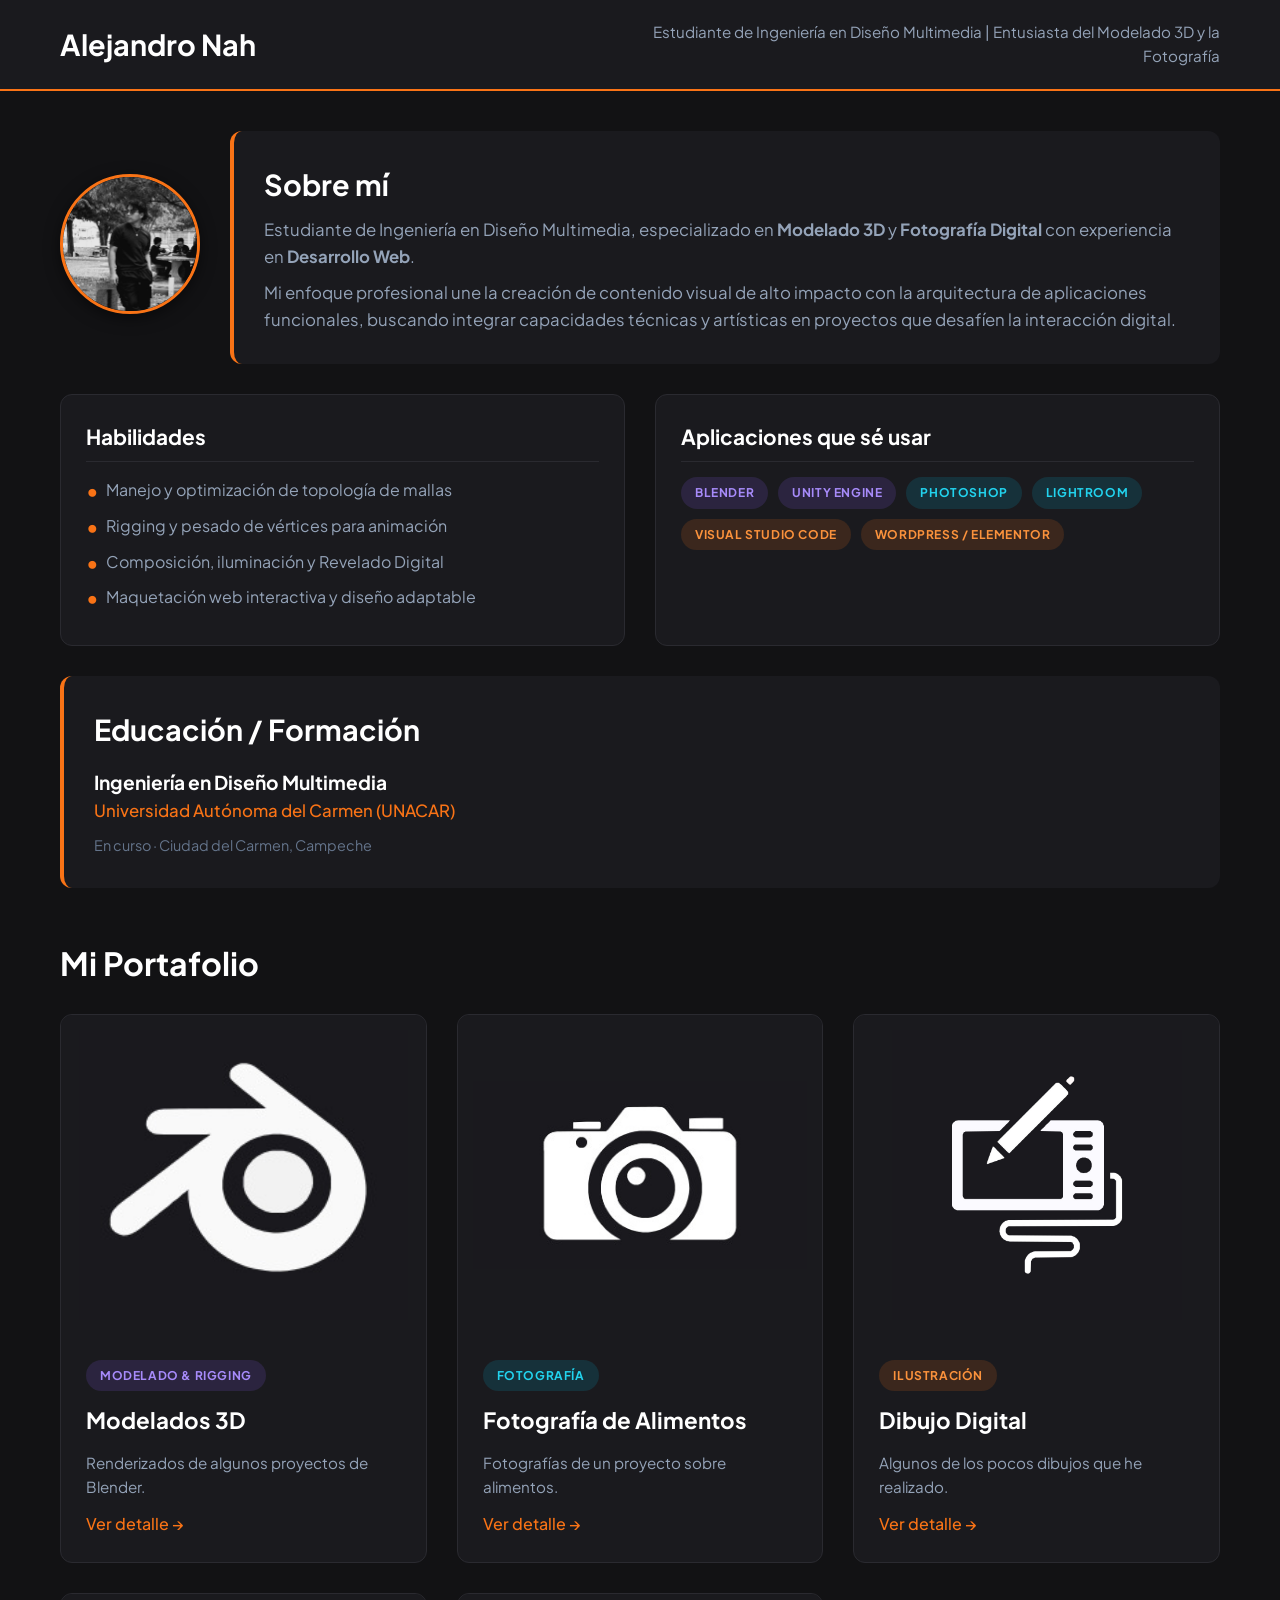
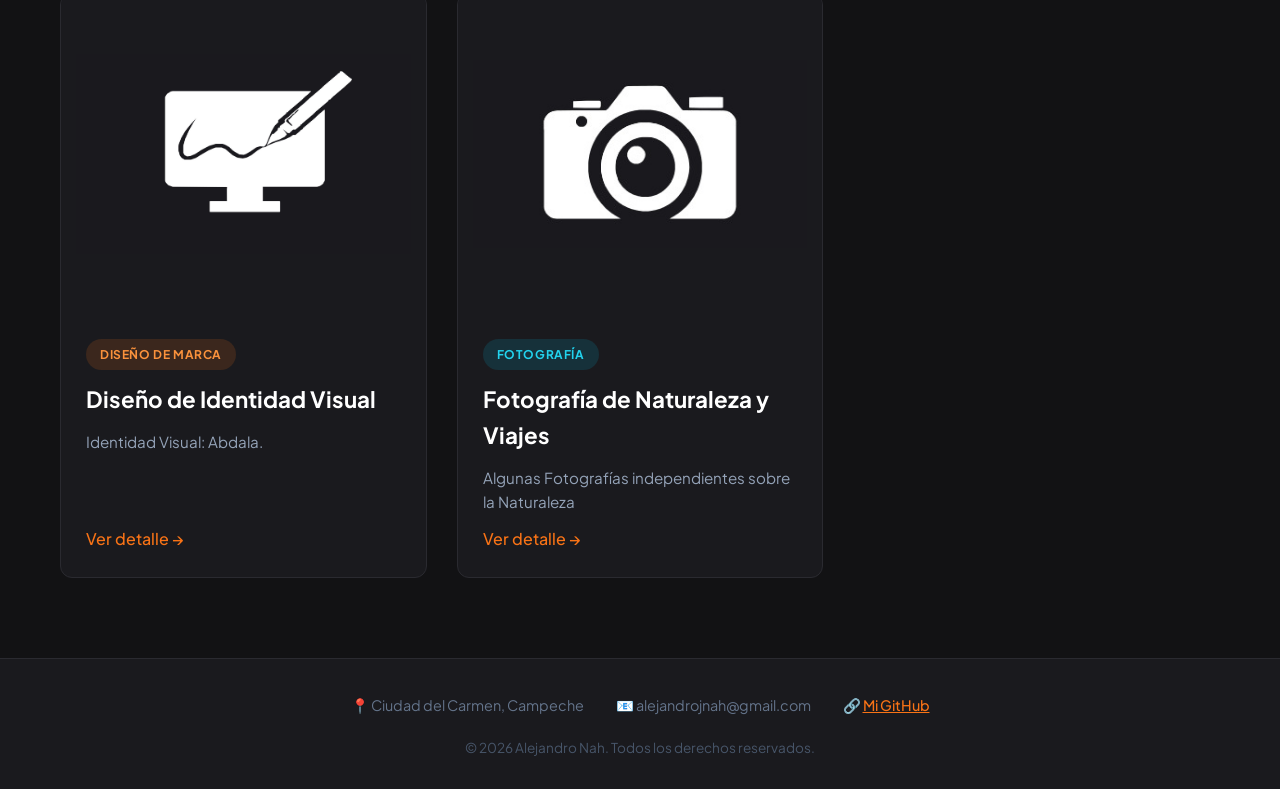
<file: 02-maquetacion-cv/index.html>
<!DOCTYPE html>
<html lang="es">
<head>
    <meta charset="UTF-8">
    <meta name="viewport" content="width=device-width, initial-scale=1.0">
    <title>CV | Alejandro de Jesus Nah Hidalgo</title>
    <link rel="stylesheet" href="estilos.css">
    <link rel="preconnect" href="https://fonts.googleapis.com">
    <link rel="preconnect" href="https://fonts.gstatic.com" crossorigin>
    <link href="https://fonts.googleapis.com/css2?family=Plus+Jakarta+Sans:wght@400;500;700&display=swap" rel="stylesheet">
</head>
<body>

    <header class="header-multimedia">
        <div class="header-content">
            <h1>Alejandro Nah</h1>
            <p class="subtitulo-header">Estudiante de Ingeniería en Diseño Multimedia | Entusiasta del Modelado 3D y la Fotografía</p>
        </div>
    </header>

    <main class="contenedor-principal">

        <section class="perfil-superior">
            <div class="perfil-foto-contenedor">
                <img src="img/foto_perfil.jpg" alt="Foto de Alejandro" class="perfil-foto-circular">
            </div>
            <div class="perfil-sobre-mi intro-proyecto">
                <h2>Sobre mí</h2>
                <p>Estudiante de Ingeniería en Diseño Multimedia, especializado en <strong>Modelado 3D</strong> y <strong>Fotografía Digital</strong> con experiencia en <strong>Desarrollo Web</strong>.</p>
                <p>Mi enfoque profesional une la creación de contenido visual de alto impacto con la arquitectura de aplicaciones funcionales, buscando integrar capacidades técnicas y artísticas en proyectos que desafíen la interacción digital.</p>
            </section>

        <section class="detalles-tecnicos-grid">
            <div class="bloque-tecnico">
                <h3>Habilidades</h3>
                <ul class="lista-check">
                    <li>Manejo y optimización de topología de mallas</li>
                    <li>Rigging y pesado de vértices para animación</li>
                    <li>Composición, iluminación y Revelado Digital</li>
                    <li>Maquetación web interactiva y diseño adaptable</li>
                </ul>
            </div>
            
            <div class="bloque-tecnico">
                <h3>Aplicaciones que sé usar</h3>
                <div class="apps-contenedor">
                    <span class="badge badge-purple">Blender</span>
                    <span class="badge badge-purple">Unity Engine</span>
                    <span class="badge badge-blue">Photoshop</span>
                    <span class="badge badge-blue">Lightroom</span>
                    <span class="badge badge-orange">Visual Studio Code</span>
                    <span class="badge badge-orange">WordPress / Elementor</span>
                </div>
            </div>
        </section>

        <section class="seccion-educacion intro-proyecto" style="margin-top: 30px;">
            <h2>Educación / Formación</h2>
            <div style="margin-top: 15px;">
                <h4 style="color: #FFFFFF; font-size: 1.2rem;">Ingeniería en Diseño Multimedia</h4>
                <p style="color: #F97316; font-weight: 500;">Universidad Autónoma del Carmen (UNACAR)</p>
                <p style="color: #64748B; font-size: 0.9rem;">En curso · Ciudad del Carmen, Campeche</p>
            </div>
        </section>

        <section id="portafolio" style="margin-top: 50px;">
            <h2 style="font-size: 2rem; color: #FFFFFF; margin-bottom: 25px; font-weight: 700;">Mi Portafolio</h2>
            
            <div class="galeria-detalle">
                
                <article class="proyecto-card">
                    <div class="card-img">
                        <img src="img/logoblend.jpg" alt="Modelado 3D">
                    </div>
                    <div class="card-info">
                        <span class="badge badge-purple">Modelado & Rigging</span>
                        <h3>Modelados 3D</h3>
                        <p>Renderizados de algunos proyectos de Blender.</p>
                        <a href="proyecto.html" class="btn-volver" style="margin-top: auto; align-self: flex-start;">Ver detalle →</a>
                    </div>
                </article>

                <article class="proyecto-card">
                    <div class="card-img">
                        <img src="img/logo-fotografia.jpg" alt="Fotografía de Alimentos">
                    </div>
                    <div class="card-info">
                        <span class="badge badge-blue">Fotografía</span>
                        <h3>Fotografía de Alimentos</h3>
                        <p>Fotografías de un proyecto sobre alimentos.</p>
                        <a href="proyecto2.html" class="btn-volver" style="margin-top: auto; align-self: flex-start;">Ver detalle →</a>
                    </div>
                </article>

                <article class="proyecto-card">
                    <div class="card-img">
                        <img src="img/dibujologo.jpg" alt="Dibujo Digital">
                    </div>
                    <div class="card-info">
                        <span class="badge badge-orange">Ilustración</span>
                        <h3>Dibujo Digital</h3>
                        <p>Algunos de los pocos dibujos que he realizado.</p>
                        <a href="proyecto3.html" class="btn-volver" style="margin-top: auto; align-self: flex-start;">Ver detalle →</a>
                    </div>
                </article>

                <article class="proyecto-card">
                    <div class="card-img">
                        <img src="img/logodiseño.jpg" alt="Identidad Visual">
                    </div>
                    <div class="card-info">
                        <span class="badge badge-orange">Diseño de Marca</span>
                        <h3>Diseño de Identidad Visual</h3>
                        <p>Identidad Visual: Abdala.</p>
                        <a href="proyecto4.html" class="btn-volver" style="margin-top: auto; align-self: flex-start;">Ver detalle →</a>
                    </div>
                </article>

                <article class="proyecto-card">
                    <div class="card-img">
                        <img src="img/logo-fotografia.jpg" alt="Fotografía">
                    </div>
                    <div class="card-info">
                        <span class="badge badge-blue">Fotografía</span>
                        <h3>Fotografía de Naturaleza y Viajes</h3>
                        <p>Algunas Fotografías independientes sobre la Naturaleza</p>
                        <a href="proyecto5.html" class="btn-volver" style="margin-top: auto; align-self: flex-start;">Ver detalle →</a>
                    </div>
                </article>

            </div>
        </section>

    </main>

    <footer id="contacto" class="footer-multimedia">
        <p>📍 Ciudad del Carmen, Campeche</p>
        <p>📧 alejandrojnah@gmail.com</p>
        <p>🔗 <a href="https://github.com/Alejonh/dess-app-web..git" target="_blank" class="btn-volver">Mi GitHub</a></p>
        <div style="margin-top: 15px; font-size: 0.85rem; color: #475569;">
            &copy; 2026 <span>Alejandro Nah</span>. Todos los derechos reservados.
        </div>
    </footer>

</body>
</html>
</file>
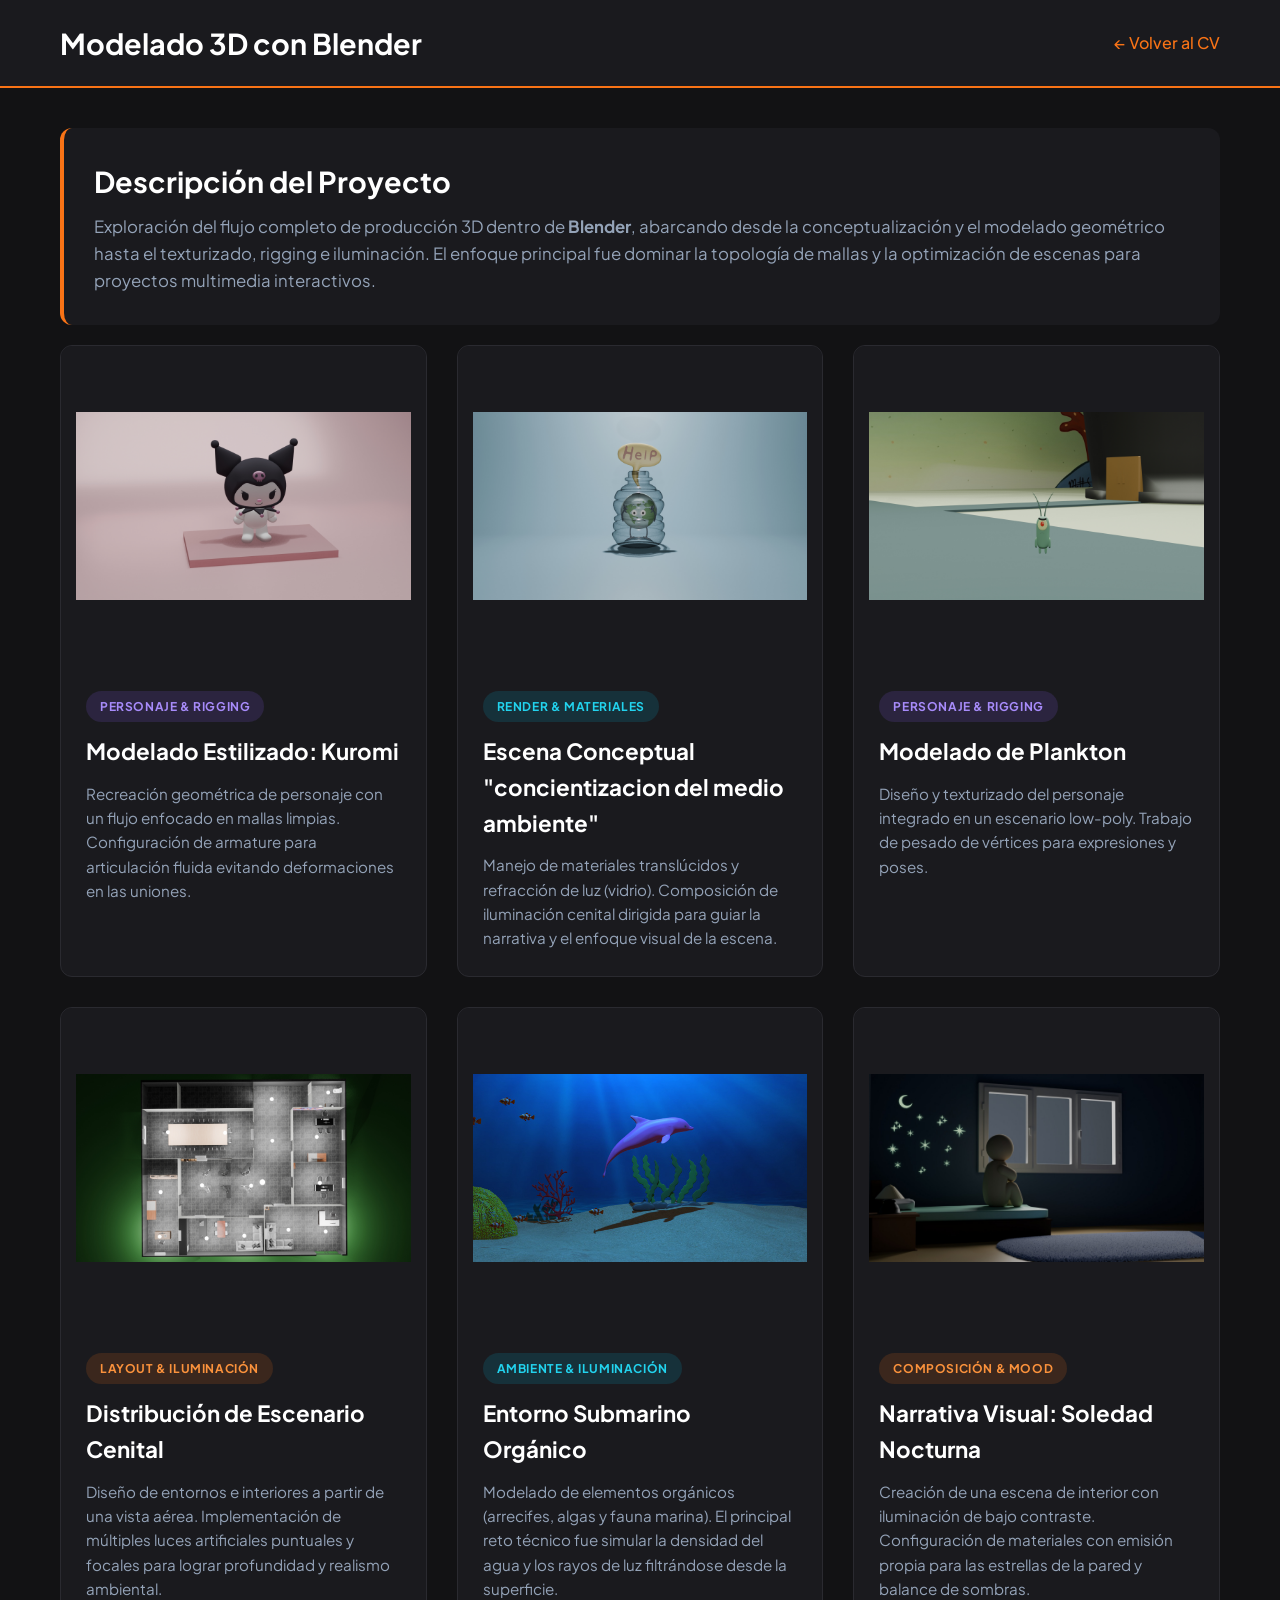
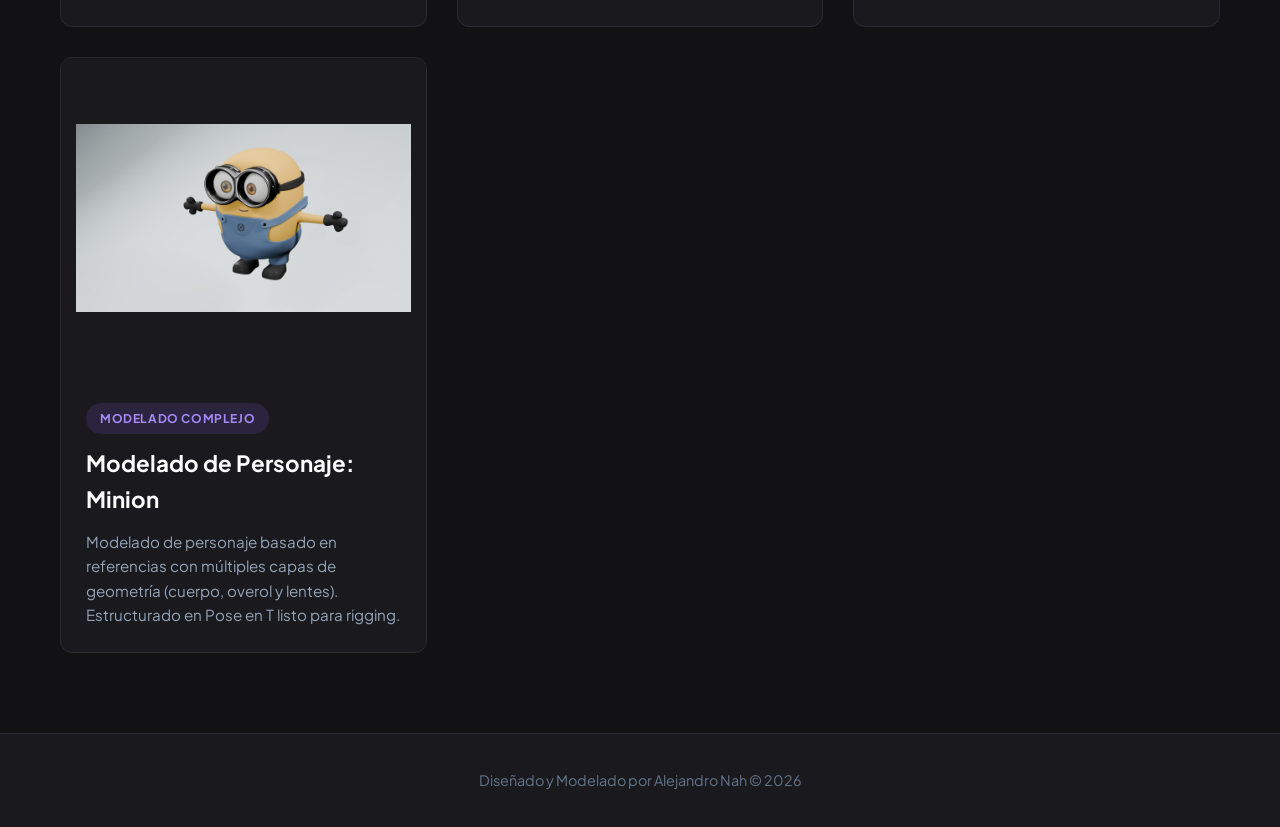
<file: 02-maquetacion-cv/proyecto.html>
<!DOCTYPE html>
<html lang="es">
<head>
    <meta charset="UTF-8">
    <meta name="viewport" content="width=device-width, initial-scale=1.0">
    <title>Proyecto | Modelado 3D</title>
    <link rel="stylesheet" href="estilos.css">
    <link rel="preconnect" href="https://fonts.googleapis.com">
    <link rel="preconnect" href="https://fonts.gstatic.com" crossorigin>
    <link href="https://fonts.googleapis.com/css2?family=Plus+Jakarta+Sans:wght@400;500;700&display=swap" rel="stylesheet">
</head>
<body>
    <header class="header-multimedia">
        <div class="header-content">
            <h1>Modelado 3D con Blender</h1>
            <a href="index.html" class="btn-volver">← Volver al CV</a>
        </div>
    </header>

    <main class="contenedor-principal">
        <section class="intro-proyecto">
            <h2>Descripción del Proyecto</h2>
            <p>Exploración del flujo completo de producción 3D dentro de <strong>Blender</strong>, abarcando desde la conceptualización y el modelado geométrico hasta el texturizado, rigging e iluminación. El enfoque principal fue dominar la topología de mallas y la optimización de escenas para proyectos multimedia interactivos.</p>
        </section>

        <section class="galeria-detalle">
            
            <div class="proyecto-card">
                <div class="card-img">
                    <img src="img/modelado1.jpg" alt="Modelado de Kuromi en Blender">
                </div>
                <div class="card-info">
                    <span class="badge badge-purple">Personaje & Rigging</span>
                    <h3>Modelado Estilizado: Kuromi</h3>
                    <p>Recreación geométrica de personaje con un flujo enfocado en mallas limpias. Configuración de armature para articulación fluida evitando deformaciones en las uniones.</p>
                </div>
            </div>

            <div class="proyecto-card">
                <div class="card-img">
                    <img src="img/modelado2.jpg" alt="Escena conceptual Help en botella">
                </div>
                <div class="card-info">
                    <span class="badge badge-blue">Render & Materiales</span>
                    <h3>Escena Conceptual "concientizacion del medio ambiente"</h3>
                    <p>Manejo de materiales translúcidos y refracción de luz (vidrio). Composición de iluminación cenital dirigida para guiar la narrativa y el enfoque visual de la escena.</p>
                </div>
            </div>

            <div class="proyecto-card">
                <div class="card-img">
                    <img src="img/modelado3.jpg" alt="Modelado de Plankton en escenario">
                </div>
                <div class="card-info">
                    <span class="badge badge-purple">Personaje & Rigging</span>
                    <h3>Modelado de Plankton</h3>
                    <p>Diseño y texturizado del personaje integrado en un escenario low-poly. Trabajo de pesado de vértices para expresiones y poses.</p>
                </div>
            </div>

            <div class="proyecto-card">
                <div class="card-img">
                    <img src="img/modelado4.jpg" alt="Planta arquitectónica e iluminación de interiores">
                </div>
                <div class="card-info">
                    <span class="badge badge-orange">Layout & Iluminación</span>
                    <h3>Distribución de Escenario Cenital</h3>
                    <p>Diseño de entornos e interiores a partir de una vista aérea. Implementación de múltiples luces artificiales puntuales y focales para lograr profundidad y realismo ambiental.</p>
                </div>
            </div>

            <div class="proyecto-card">
                <div class="card-img">
                    <img src="img/modelado5.jpg" alt="Entorno submarino con delfín en Blender">
                </div>
                <div class="card-info">
                    <span class="badge badge-blue">Ambiente & Iluminación</span>
                    <h3>Entorno Submarino Orgánico</h3>
                    <p>Modelado de elementos orgánicos (arrecifes, algas y fauna marina). El principal reto técnico fue simular la densidad del agua y los rayos de luz filtrándose desde la superficie.</p>
                </div>
            </div>

            <div class="proyecto-card">
                <div class="card-img">
                    <img src="img/modelado6.jpg" alt="Escena interior nocturna en Blender">
                </div>
                <div class="card-info">
                    <span class="badge badge-orange">Composición & Mood</span>
                    <h3>Narrativa Visual: Soledad Nocturna</h3>
                    <p>Creación de una escena de interior con iluminación de bajo contraste. Configuración de materiales con emisión propia para las estrellas de la pared y balance de sombras.</p>
                </div>
            </div>

            <div class="proyecto-card">
                <div class="card-img">
                    <img src="img/modelado7.jpg" alt="Modelado de Minion en pose T">
                </div>
                <div class="card-info">
                    <span class="badge badge-purple">Modelado Complejo</span>
                    <h3>Modelado de Personaje: Minion</h3>
                    <p>Modelado de personaje basado en referencias con múltiples capas de geometría (cuerpo, overol y lentes). Estructurado en Pose en T listo para rigging.</p>
                </div>
            </div>

        </section>
    </main>

    <footer class="footer-multimedia">
        <p>Diseñado y Modelado por <span>Alejandro Nah</span> &copy; 2026</p>
    </footer>
</body>
</html>
</file>
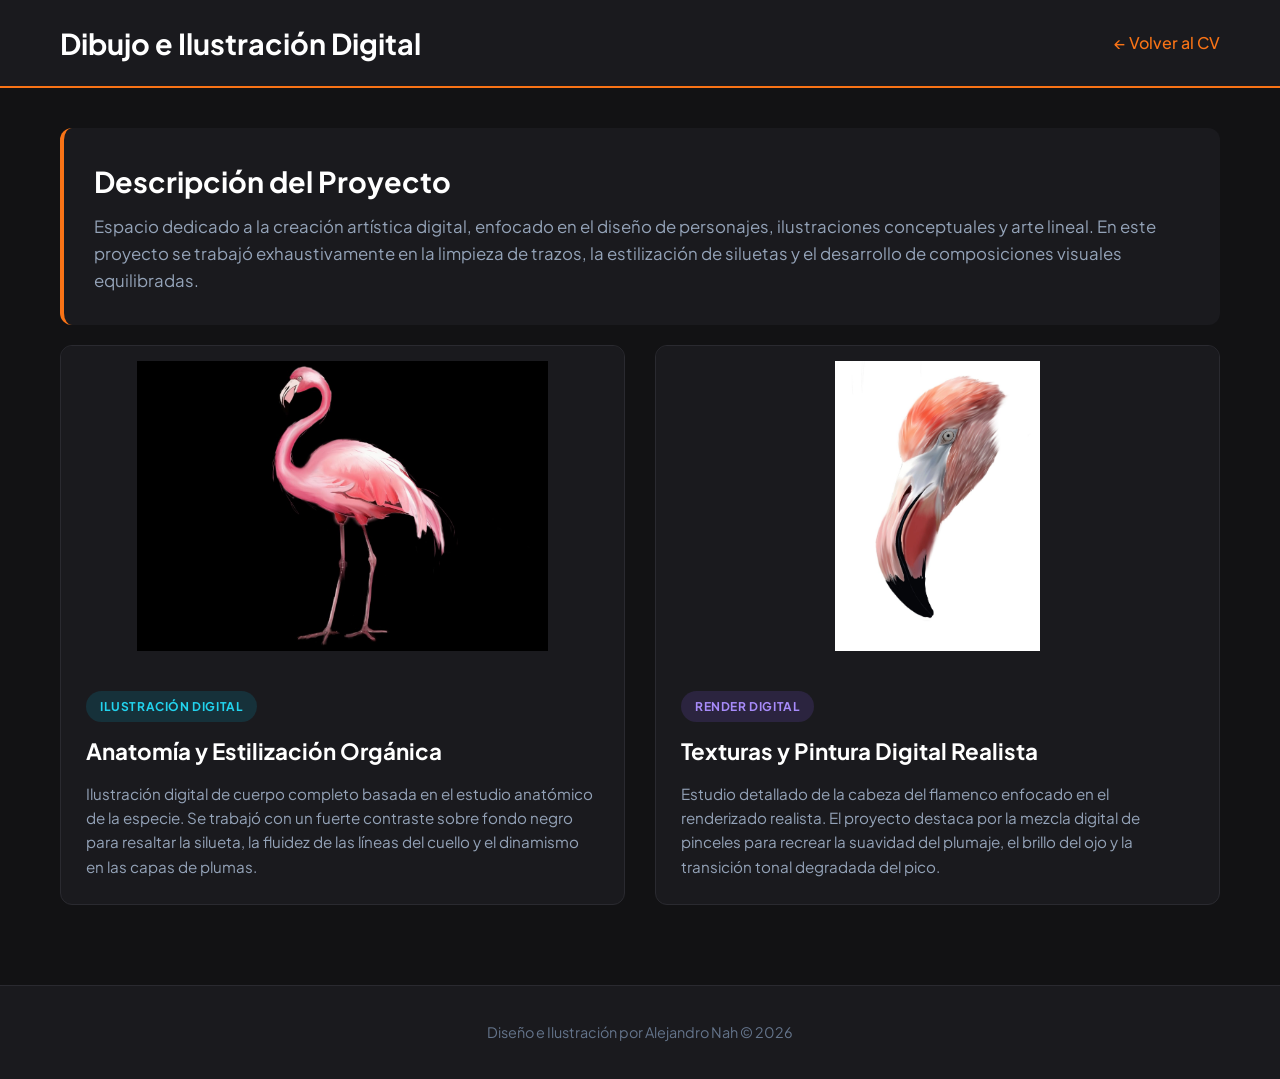
<file: 02-maquetacion-cv/proyecto3.html>
<!DOCTYPE html>
<html lang="es">
<head>
    <meta charset="UTF-8">
    <meta name="viewport" content="width=device-width, initial-scale=1.0">
    <title>Proyecto | Dibujo Digital</title>
    <link rel="stylesheet" href="estilos.css">
    <!-- Importación de tipografía moderna para optimizar la legibilidad -->
    <link rel="preconnect" href="https://fonts.googleapis.com">
    <link rel="preconnect" href="https://fonts.gstatic.com" crossorigin>
    <link href="https://fonts.googleapis.com/css2?family=Plus+Jakarta+Sans:wght@400;500;700&display=swap" rel="stylesheet">
</head>
<body>
    <header class="header-multimedia">
        <div class="header-content">
            <h1>Dibujo e Ilustración Digital</h1>
            <a href="index.html" class="btn-volver">← Volver al CV</a>
        </div>
    </header>

    <main class="contenedor-principal">
        <!-- Sección de Introducción -->
        <section class="intro-proyecto">
            <h2>Descripción del Proyecto</h2>
            <p>
                Espacio dedicado a la creación artística digital, enfocado en el diseño de personajes, 
                ilustraciones conceptuales y arte lineal. En este proyecto se trabajó exhaustivamente en la 
                limpieza de trazos, la estilización de siluetas y el desarrollo de composiciones visuales equilibradas.
            </p>
        </section>
            
        <section class="galeria-detalle">
            
            <div class="proyecto-card">
                <div class="card-img">
                    <img src="img/dibujo1.jpg" alt="Ilustración digital terminada">
                </div>
                <div class="card-info">
                    <span class="badge badge-blue">Ilustración digital</span>
                    <h3>Anatomía y Estilización Orgánica</h3>
                    <p>Ilustración digital de cuerpo completo basada en el estudio anatómico de la especie. Se trabajó con un fuerte contraste sobre fondo negro para resaltar la silueta, la fluidez de las líneas del cuello y el dinamismo en las capas de plumas.</p>
                </div>
            </div>

            <div class="proyecto-card">
                <div class="card-img">
                    <img src="img/dibujo2.jpg" alt="Línea de arte pura y silueta del diseño">
                </div>
                <div class="card-info">
                    <span class="badge badge-purple">Render Digital</span>
                    <h3>Texturas y Pintura Digital Realista</h3>
                    <p>Estudio detallado de la cabeza del flamenco enfocado en el renderizado realista. El proyecto destaca por la mezcla digital de pinceles para recrear la suavidad del plumaje, el brillo del ojo y la transición tonal degradada del pico.</p>
                </div>
            </div>

        </section>
    </main>

    <footer class="footer-multimedia">
        <p>Diseño e Ilustración por <span>Alejandro Nah</span> &copy; 2026</p>
    </footer>
</body>
</html>
</file>
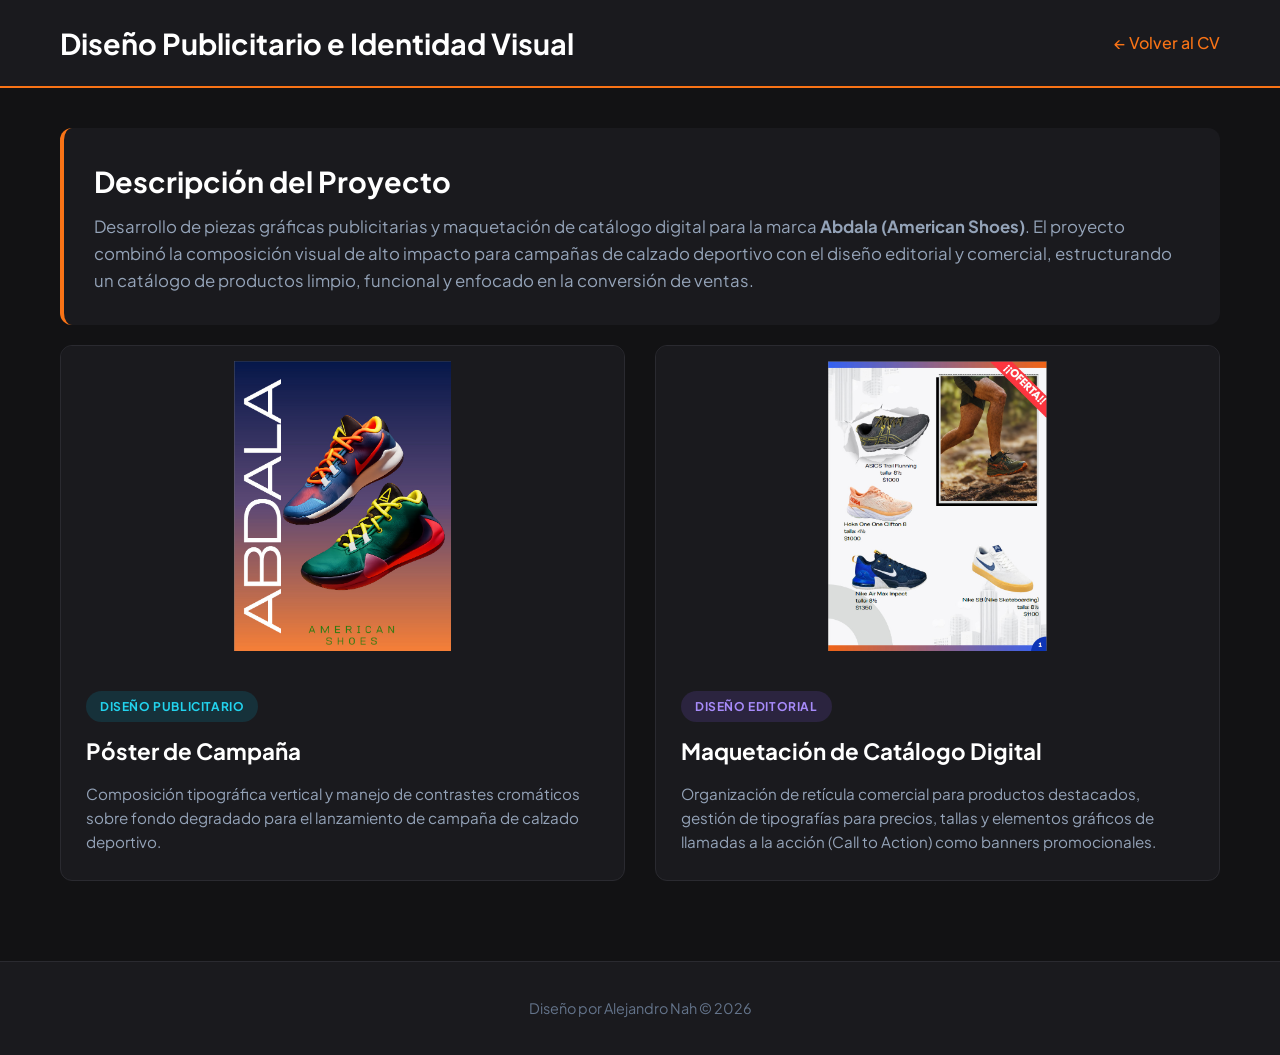
<file: 02-maquetacion-cv/proyecto4.html>
<!DOCTYPE html>
<html lang="es">
<head>
    <meta charset="UTF-8">
    <meta name="viewport" content="width=device-width, initial-scale=1.0">
    <title>Proyecto | Publicidad y Catálogo Digital</title>
    <link rel="stylesheet" href="estilos.css">
    <link rel="preconnect" href="https://fonts.googleapis.com">
    <link rel="preconnect" href="https://fonts.gstatic.com" crossorigin>
    <link href="https://fonts.googleapis.com/css2?family=Plus+Jakarta+Sans:wght@400;500;700&display=swap" rel="stylesheet">
</head>
<body>
    <header class="header-multimedia">
        <div class="header-content">
            <h1>Diseño Publicitario e Identidad Visual</h1>
            <a href="index.html" class="btn-volver">← Volver al CV</a>
        </div>
    </header>

    <main class="contenedor-principal">
        <section class="intro-proyecto">
            <h2>Descripción del Proyecto</h2>
            <p>
                Desarrollo de piezas gráficas publicitarias y maquetación de catálogo digital para la marca <strong>Abdala (American Shoes)</strong>. 
                El proyecto combinó la composición visual de alto impacto para campañas de calzado deportivo con el diseño editorial y comercial, 
                estructurando un catálogo de productos limpio, funcional y enfocado en la conversión de ventas.
            </p>
        </section>
            
        <section class="galeria-detalle">
            
            <div class="proyecto-card">
                <div class="card-img">
                    <img src="img/abdala.jpg" alt="Póster publicitario Abdala American Shoes">
                </div>
                <div class="card-info">
                    <span class="badge badge-blue">Diseño Publicitario</span>
                    <h3>Póster de Campaña</h3>
                    <p>Composición tipográfica vertical y manejo de contrastes cromáticos sobre fondo degradado para el lanzamiento de campaña de calzado deportivo.</p>
                </div>
            </div>

            <div class="proyecto-card">
                <div class="card-img">
                    <img src="img/abdala2.jpg" alt="Diseño de página de catálogo deportivo">
                </div>
                <div class="card-info">
                    <span class="badge badge-purple">Diseño Editorial</span>
                    <h3>Maquetación de Catálogo Digital</h3>
                    <p>Organización de retícula comercial para productos destacados, gestión de tipografías para precios, tallas y elementos gráficos de llamadas a la acción (Call to Action) como banners promocionales.</p>
                </div>
            </div>

        </section>
    </main>

    <footer class="footer-multimedia">
        <p>Diseño por <span>Alejandro Nah</span> &copy; 2026</p>
    </footer>
</body>
</html>
</file>
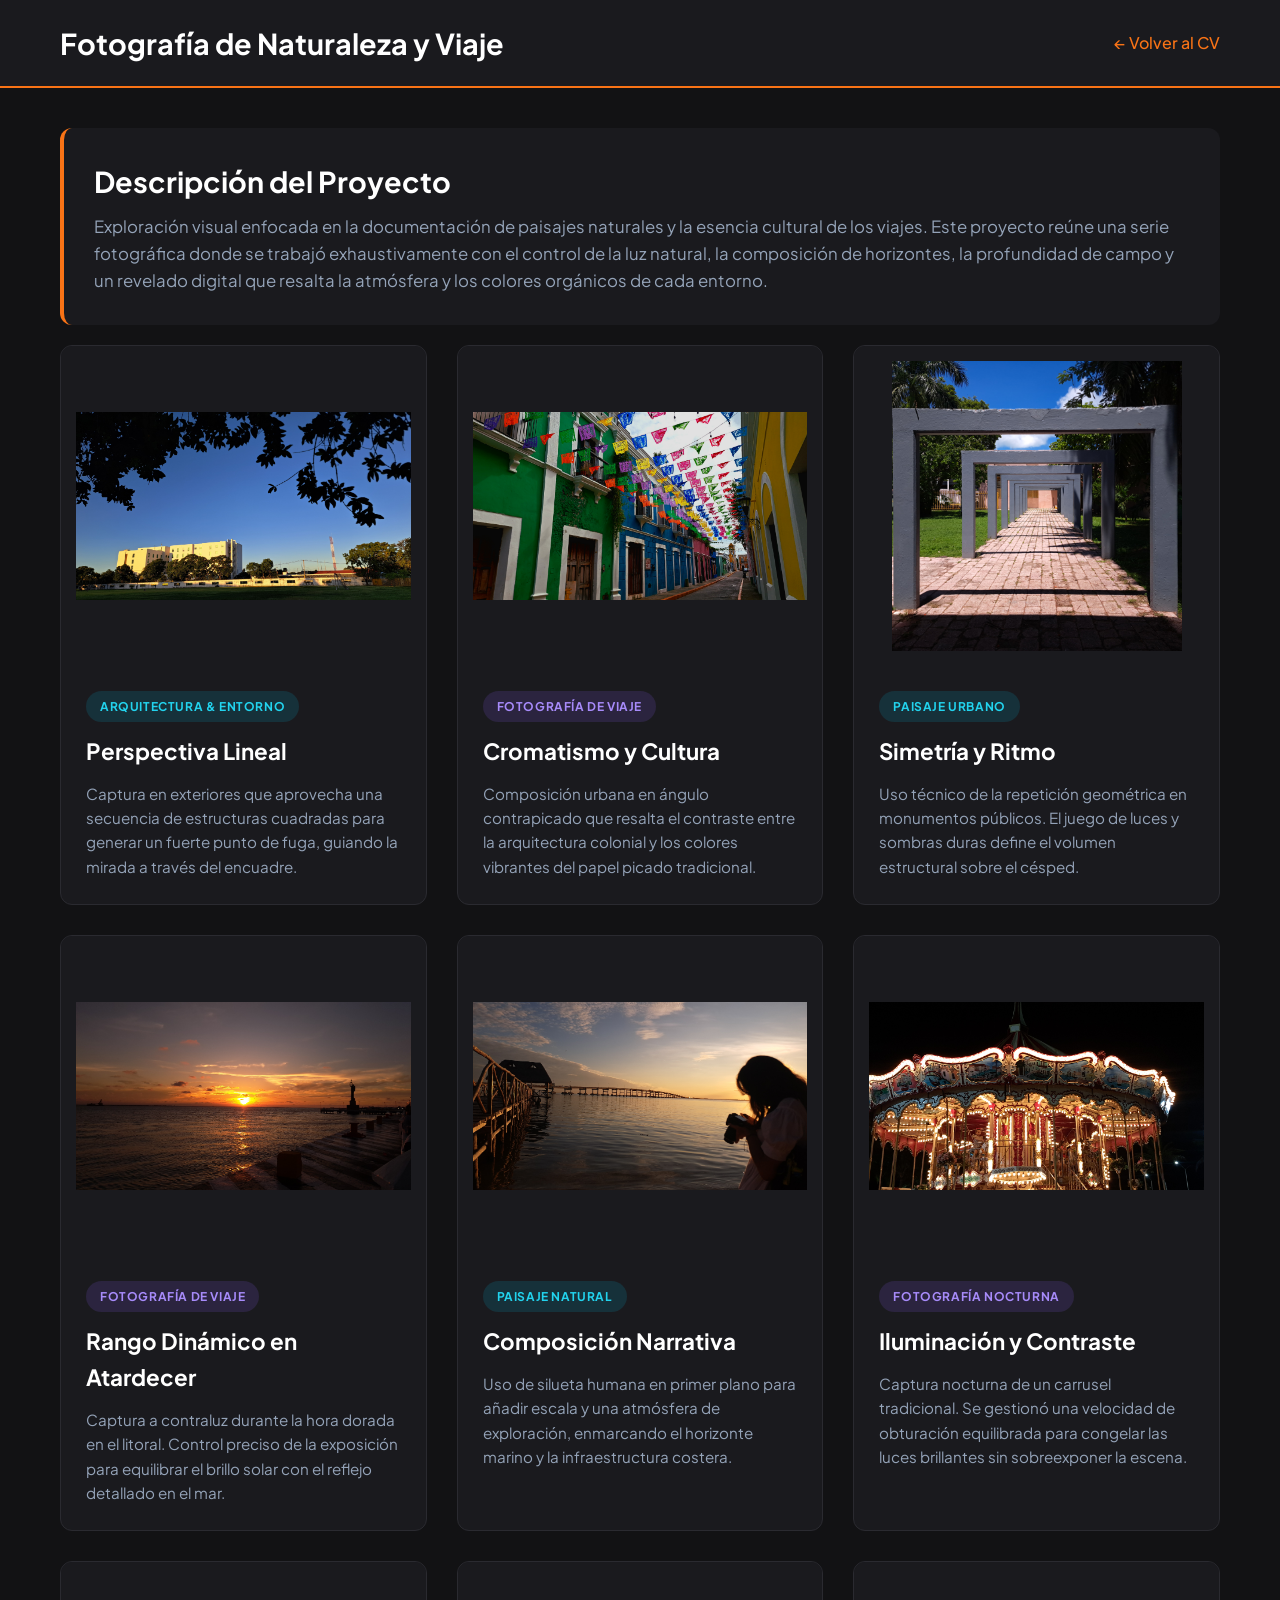
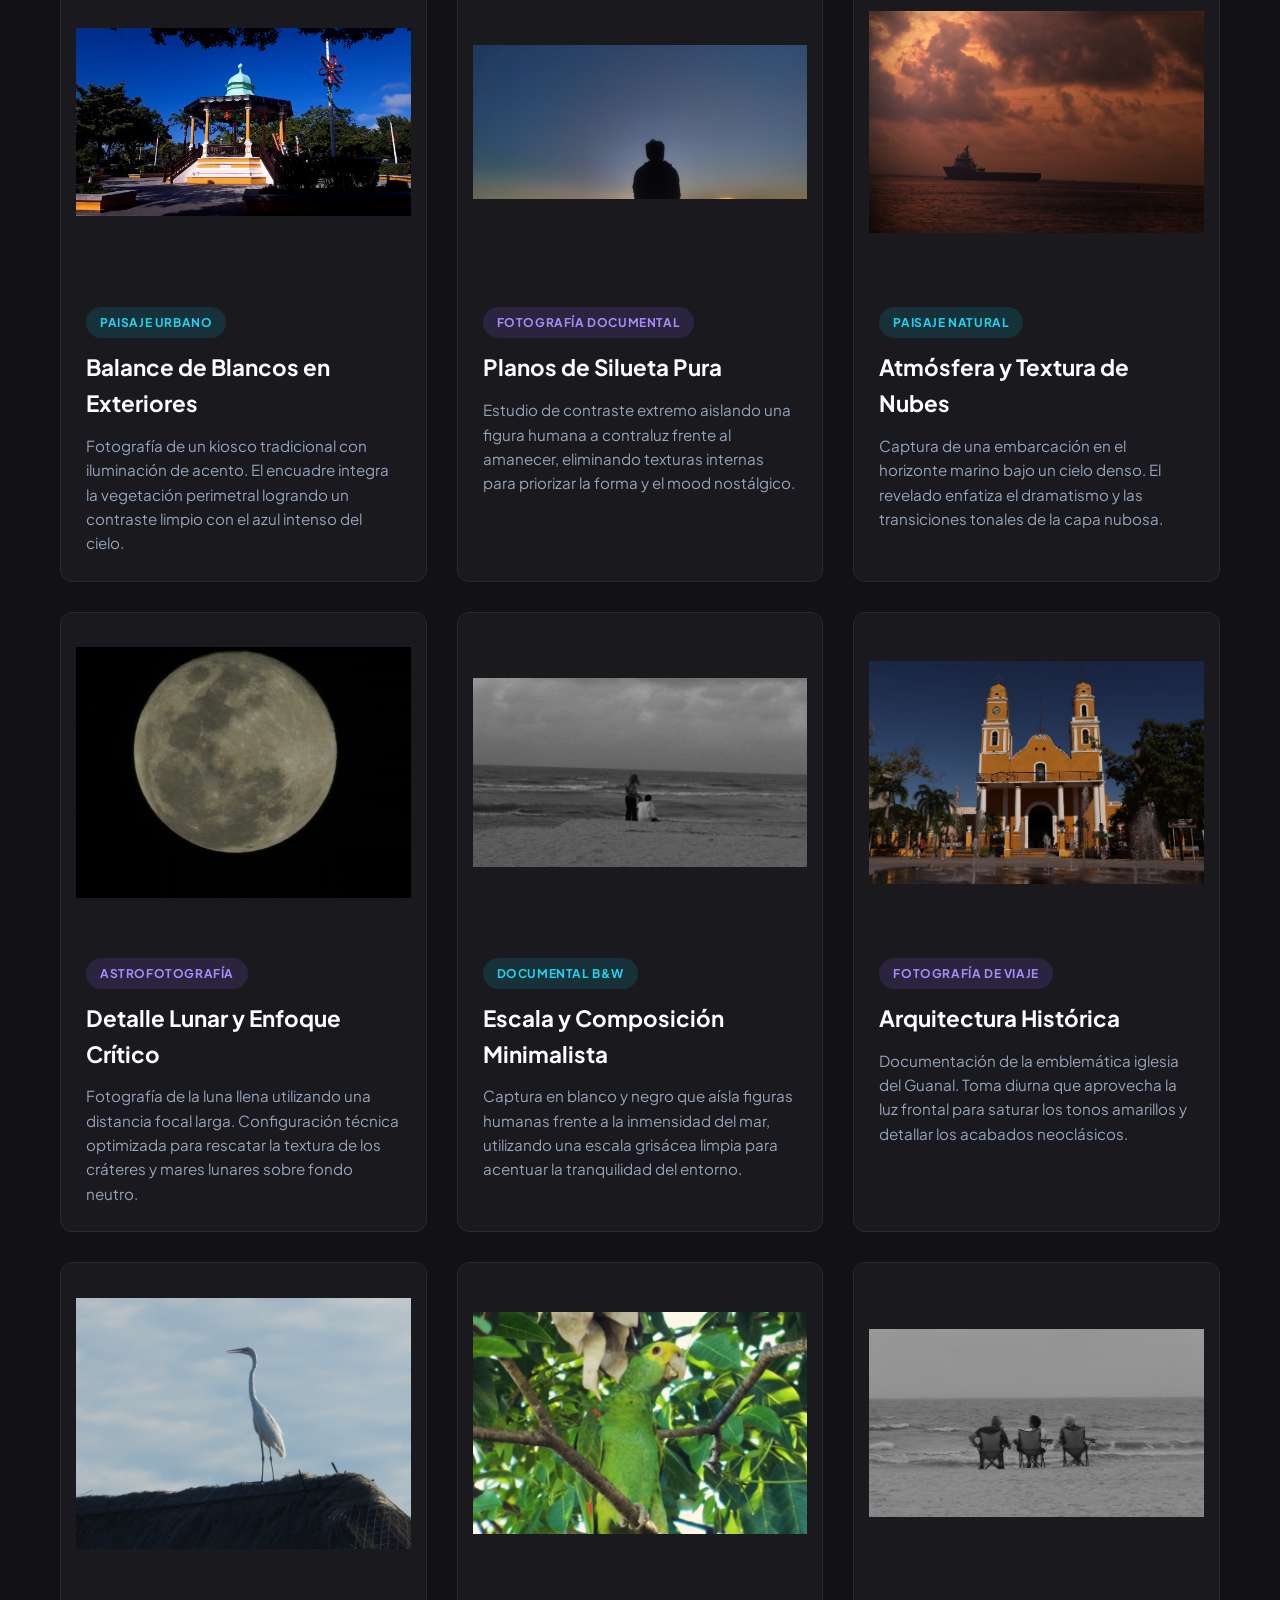
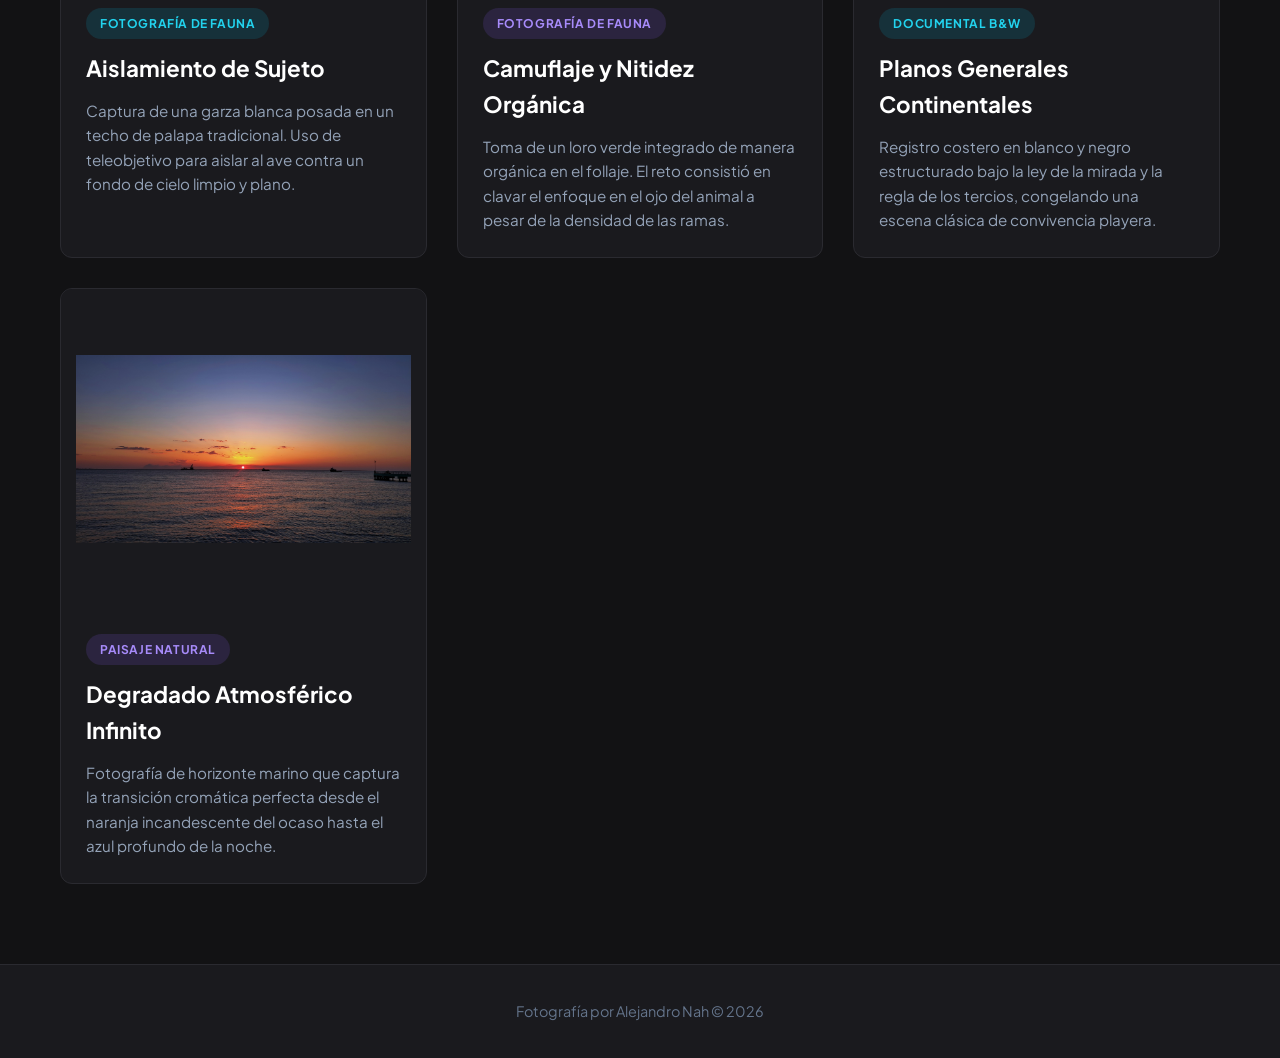
<file: 02-maquetacion-cv/proyecto5.html>
<!DOCTYPE html>
<html lang="es">
<head>
    <meta charset="UTF-8">
    <meta name="viewport" content="width=device-width, initial-scale=1.0">
    <title>Proyecto | Fotografía de Naturaleza y Viaje</title>
    <link rel="stylesheet" href="estilos.css">
    <link rel="preconnect" href="https://fonts.googleapis.com">
    <link rel="preconnect" href="https://fonts.gstatic.com" crossorigin>
    <link href="https://fonts.googleapis.com/css2?family=Plus+Jakarta+Sans:wght@400;500;700&display=swap" rel="stylesheet">
</head>
<body>
    <header class="header-multimedia">
        <div class="header-content">
            <h1>Fotografía de Naturaleza y Viaje</h1>
            <a href="index.html" class="btn-volver">← Volver al CV</a>
        </div>
    </header>

    <main class="contenedor-principal">
        <section class="intro-proyecto">
            <h2>Descripción del Proyecto</h2>
            <p>
                Exploración visual enfocada en la documentación de paisajes naturales y la esencia cultural de los viajes. 
                Este proyecto reúne una serie fotográfica donde se trabajó exhaustivamente con el control de la luz natural, 
                la composición de horizontes, la profundidad de campo y un revelado digital que resalta la atmósfera y los colores orgánicos de cada entorno.
            </p>
        </section>
            
        <section class="galeria-detalle">
            
            <div class="proyecto-card">
                <div class="card-img">
                    <img src="img/natura1.jpg" alt="Composición arquitectónica en exteriores">
                </div>
                <div class="card-info">
                    <span class="badge badge-blue">ARQUITECTURA & ENTORNO</span>
                    <h3>Perspectiva Lineal</h3>
                    <p>Captura en exteriores que aprovecha una secuencia de estructuras cuadradas para generar un fuerte punto de fuga, guiando la mirada a través del encuadre.</p>
                </div>
            </div>

            <div class="proyecto-card">
                <div class="card-img">
                    <img src="img/natura2.jpg" alt="Calle colonial con banderas de colores">
                </div>
                <div class="card-info">
                    <span class="badge badge-purple">FOTOGRAFÍA DE VIAJE</span>
                    <h3>Cromatismo y Cultura</h3>
                    <p>Composición urbana en ángulo contrapicado que resalta el contraste entre la arquitectura colonial y los colores vibrantes del papel picado tradicional.</p>
                </div>
            </div>

            <div class="proyecto-card">
                <div class="card-img">
                    <img src="img/natura3.jpg" alt="Estructuras de concreto geométricas en exteriores">
                </div>
                <div class="card-info">
                    <span class="badge badge-blue">PAISAJE URBANO</span>
                    <h3>Simetría y Ritmo</h3>
                    <p>Uso técnico de la repetición geométrica en monumentos públicos. El juego de luces y sombras duras define el volumen estructural sobre el césped.</p>
                </div>
            </div>

            <div class="proyecto-card">
                <div class="card-img">
                    <img src="img/natura4.jpg" alt="Atardecer dorado en la playa con muelle">
                </div>
                <div class="card-info">
                    <span class="badge badge-purple">FOTOGRAFÍA DE VIAJE</span>
                    <h3>Rango Dinámico en Atardecer</h3>
                    <p>Captura a contraluz durante la hora dorada en el litoral. Control preciso de la exposición para equilibrar el brillo solar con el reflejo detallado en el mar.</p>
                </div>
            </div>

            <div class="proyecto-card">
                <div class="card-img">
                    <img src="img/natura5.jpg" alt="Silueta sosteniendo una cámara frente al mar al amanecer">
                </div>
                <div class="card-info">
                    <span class="badge badge-blue">PAISAJE NATURAL</span>
                    <h3>Composición Narrativa</h3>
                    <p>Uso de silueta humana en primer plano para añadir escala y una atmósfera de exploración, enmarcando el horizonte marino y la infraestructura costera.</p>
                </div>
            </div>

            <div class="proyecto-card">
                <div class="card-img">
                    <img src="img/natura6.jpg" alt="Carrusel iluminado de noche">
                </div>
                <div class="card-info">
                    <span class="badge badge-purple">FOTOGRAFÍA NOCTURNA</span>
                    <h3>Iluminación y Contraste</h3>
                    <p>Captura nocturna de un carrusel tradicional. Se gestionó una velocidad de obturación equilibrada para congelar las luces brillantes sin sobreexponer la escena.</p>
                </div>
            </div>

            <div class="proyecto-card">
                <div class="card-img">
                    <img src="img/natura7.jpg" alt="Parque con kiosco iluminado bajo un cielo azul">
                </div>
                <div class="card-info">
                    <span class="badge badge-blue">PAISAJE URBANO</span>
                    <h3>Balance de Blancos en Exteriores</h3>
                    <p>Fotografía de un kiosco tradicional con iluminación de acento. El encuadre integra la vegetación perimetral logrando un contraste limpio con el azul intenso del cielo.</p>
                </div>
            </div>

            <div class="proyecto-card">
                <div class="card-img">
                    <img src="img/natura8.jpg" alt="Silueta de una persona de espaldas observando el horizonte">
                </div>
                <div class="card-info">
                    <span class="badge badge-purple">FOTOGRAFÍA DOCUMENTAL</span>
                    <h3>Planos de Silueta Pura</h3>
                    <p>Estudio de contraste extremo aislando una figura humana a contraluz frente al amanecer, eliminando texturas internas para priorizar la forma y el mood nostálgico.</p>
                </div>
            </div>

            <div class="proyecto-card">
                <div class="card-img">
                    <img src="img/natura9.jpg" alt="Embarcación silueteada en el mar bajo nubes densas">
                </div>
                <div class="card-info">
                    <span class="badge badge-blue">PAISAJE NATURAL</span>
                    <h3>Atmósfera y Textura de Nubes</h3>
                    <p>Captura de una embarcación en el horizonte marino bajo un cielo denso. El revelado enfatiza el dramatismo y las transiciones tonales de la capa nubosa.</p>
                </div>
            </div>

            <div class="proyecto-card">
                <div class="card-img">
                    <img src="img/natura10.jpg" alt="Astrofotografía en primer plano de la luna llena">
                </div>
                <div class="card-info">
                    <span class="badge badge-purple">ASTROFOTOGRAFÍA</span>
                    <h3>Detalle Lunar y Enfoque Crítico</h3>
                    <p>Fotografía de la luna llena utilizando una distancia focal larga. Configuración técnica optimizada para rescatar la textura de los cráteres y mares lunares sobre fondo neutro.</p>
                </div>
            </div>

            <div class="proyecto-card">
                <div class="card-img">
                    <img src="img/natura11.jpg" alt="Fotografía en blanco y negro de dos personas sentadas en la playa">
                </div>
                <div class="card-info">
                    <span class="badge badge-blue">DOCUMENTAL B&W</span>
                    <h3>Escala y Composición Minimalista</h3>
                    <p>Captura en blanco y negro que aísla figuras humanas frente a la inmensidad del mar, utilizando una escala grisácea limpia para acentuar la tranquilidad del entorno.</p>
                </div>
            </div>

            <div class="proyecto-card">
                <div class="card-img">
                    <img src="img/natura12.jpg" alt="Iglesia colonial del Guanal con fachada amarilla">
                </div>
                <div class="card-info">
                    <span class="badge badge-purple">FOTOGRAFÍA DE VIAJE</span>
                    <h3>Arquitectura Histórica</h3>
                    <p>Documentación de la emblemática iglesia del Guanal. Toma diurna que aprovecha la luz frontal para saturar los tonos amarillos y detallar los acabados neoclásicos.</p>
                </div>
            </div>

            <div class="proyecto-card">
                <div class="card-img">
                    <img src="img/natura13.jpg" alt="Primer plano de una garza blanca posada sobre una palapa">
                </div>
                <div class="card-info">
                    <span class="badge badge-blue">FOTOGRAFÍA DE FAUNA</span>
                    <h3>Aislamiento de Sujeto</h3>
                    <p>Captura de una garza blanca posada en un techo de palapa tradicional. Uso de teleobjetivo para aislar al ave contra un fondo de cielo limpio y plano.</p>
                </div>
            </div>

            <div class="proyecto-card">
                <div class="card-img">
                    <img src="img/natura14.jpg" alt="Loro verde camuflado entre hojas de un árbol">
                </div>
                <div class="card-info">
                    <span class="badge badge-purple">FOTOGRAFÍA DE FAUNA</span>
                    <h3>Camuflaje y Nitidez Orgánica</h3>
                    <p>Toma de un loro verde integrado de manera orgánica en el follaje. El reto consistió en clavar el enfoque en el ojo del animal a pesar de la densidad de las ramas.</p>
                </div>
            </div>

            <div class="proyecto-card">
                <div class="card-img">
                    <img src="img/natura15.jpg" alt="Tres personas sentadas en sillas de playa mirando el mar en blanco y negro">
                </div>
                <div class="card-info">
                    <span class="badge badge-blue">DOCUMENTAL B&W</span>
                    <h3>Planos Generales Continentales</h3>
                    <p>Registro costero en blanco y negro estructurado bajo la ley de la mirada y la regla de los tercios, congelando una escena clásica de convivencia playera.</p>
                </div>
            </div>

            <div class="proyecto-card">
                <div class="card-img">
                    <img src="img/natura16.jpg" alt="Atardecer degradado de naranja a azul oscuro sobre el mar">
                </div>
                <div class="card-info">
                    <span class="badge badge-purple">PAISAJE NATURAL</span>
                    <h3>Degradado Atmosférico Infinito</h3>
                    <p>Fotografía de horizonte marino que captura la transición cromática perfecta desde el naranja incandescente del ocaso hasta el azul profundo de la noche.</p>
                </div>
            </div>

        </section>
    </main>

    <footer class="footer-multimedia">
        <p>Fotografía por <span>Alejandro Nah</span> &copy; 2026</p>
    </footer>
</body>
</html>
</file>
<file: 02-maquetacion-cv/estilos.css>
/* ==========================================================================
   CONFIGURACIÓN GENERAL & RESET
   ========================================================================== */
* {
    margin: 0;
    padding: 0;
    box-sizing: border-box;
}

body {
    background-color: #121214; /* Fondo oscuro mate tipo Blender */
    color: #E2E8F0; /* Texto claro suave */
    font-family: 'Plus Jakarta Sans', Arial, sans-serif;
    line-height: 1.6;
}

/* ==========================================================================
   HEADER / NAVEGACIÓN
   ========================================================================== */
.header-multimedia {
    background-color: #1A1A1E;
    border-bottom: 2px solid #F97316; /* Línea de acento naranja */
    padding: 20px 0;
}

.header-content {
    max-width: 1200px;
    margin: 0 auto;
    display: flex;
    justify-content: space-between;
    align-items: center;
    padding: 0 20px;
}

.header-multimedia h1 {
    font-size: 1.8rem;
    font-weight: 700;
    color: #FFFFFF;
}

.btn-volver {
    color: #F97316;
    text-decoration: none;
    font-weight: 500;
    transition: color 0.3s ease;
}

.btn-volver:hover {
    color: #FF9244;
}

/* ==========================================================================
   CONTENEDOR & ESTRUCTURA SUPERIOR (TU BOCETO)
   ========================================================================== */
.contenedor-principal {
    max-width: 1200px;
    margin: 40px auto;
    padding: 0 20px;
}

/* Alineación de la foto al lado del "Sobre mí" */
.perfil-superior {
    display: flex;
    gap: 30px;
    align-items: center;
    margin-bottom: 30px;
}

.perfil-foto-contenedor {
    flex-shrink: 0;
}

.perfil-foto-circular {
    width: 140px;
    height: 140px;
    border-radius: 50%;
    object-fit: cover;
    border: 3px solid #F97316; /* Aro naranja de enfoque artístico */
    box-shadow: 0 4px 15px rgba(0,0,0,0.5);
}

.perfil-sobre-mi {
    flex-grow: 1;
    margin-bottom: 0 !important; /* Resetea el margen inferior para alinearse bien */
}

.intro-proyecto {
    background: #1A1A1E;
    padding: 30px;
    border-radius: 12px;
    border-left: 4px solid #F97316;
}

.intro-proyecto h2 {
    font-size: 1.8rem;
    color: #FFFFFF;
    margin-bottom: 10px;
}

.intro-proyecto p {
    color: #94A3B8;
    font-size: 1.05rem;
    margin-bottom: 10px;
}
.intro-proyecto p:last-child {
    margin-bottom: 0;
}

/* ==========================================================================
   SECCIÓN DE HABILIDADES EN COLUMNAS PARALELAS
   ========================================================================== */
.detalles-tecnicos-grid {
    display: grid;
    grid-template-columns: 1fr 1fr; /* Divide el espacio en 2 columnas exactas */
    gap: 30px;
    margin-top: 30px;
}

.bloque-tecnico {
    background-color: #1A1A1E;
    padding: 25px;
    border-radius: 12px;
    border: 1px solid #2A2A30;
}

.bloque-tecnico h3 {
    color: #FFFFFF;
    font-size: 1.3rem;
    margin-bottom: 15px;
    border-bottom: 1px solid #2A2A30;
    padding-bottom: 8px;
}

.lista-check {
    list-style: none;
    color: #94A3B8;
}

.lista-check li {
    margin-bottom: 10px;
    position: relative;
    padding-left: 20px;
}

/* Pequeño punto naranja personalizado para las listas */
.lista-check li::before {
    content: "•";
    color: #F97316;
    font-weight: bold;
    font-size: 1.2rem;
    position: absolute;
    left: 0;
    top: -2px;
}

/* Contenedor de etiquetas/badges flexibles para las aplicaciones */
.apps-contenedor {
    display: flex;
    flex-wrap: wrap;
    gap: 10px;
}

/* ==========================================================================
   REJILLA DINÁMICA (PORTAFOLIO BAJO EL BOCETO)
   ========================================================================== */
.galeria-detalle {
    display: grid;
    grid-template-columns: repeat(auto-fit, minmax(340px, 1fr)); 
    gap: 30px; 
    margin-top: 20px;
}

.proyecto-card {
    background-color: #1A1A1E;
    border-radius: 12px;
    overflow: hidden;
    border: 1px solid #2A2A30;
    transition: transform 0.3s ease, border-color 0.3s ease, box-shadow 0.3s ease;
    display: flex;
    flex-direction: column;
}

.proyecto-card:hover {
    transform: translateY(-5px);
    border-color: #F97316;
    box-shadow: 0 10px 20px rgba(249, 115, 22, 0.15);
}

.card-img {
    width: 100%;
    height: 320px;
    overflow: hidden;
    background-color: #1A1A1E;
    display: flex;
    align-items: center;
    justify-content: center;
    padding: 15px;
}

.card-img img {
    width: 100%;
    height: 100%;
    object-fit: contain;
    transition: transform 0.5s ease;
}

.proyecto-card:hover .card-img img {
    transform: scale(1.04);
}

.card-info {
    padding: 25px;
    display: flex;
    flex-direction: column;
    gap: 12px;
    flex-grow: 1;
}

.card-info h3 {
    color: #FFFFFF;
    font-size: 1.4rem;
}

.card-info p {
    color: #94A3B8;
    font-size: 0.95rem;
}

/* ==========================================================================
   ETIQUETAS CREATIVAS (BADGES)
   ========================================================================== */
.badge {
    align-self: flex-start;
    padding: 6px 14px;
    border-radius: 20px;
    font-size: 0.75rem;
    font-weight: 700;
    text-transform: uppercase;
    letter-spacing: 0.05em;
}

.badge-purple { background-color: rgba(139, 92, 246, 0.15); color: #A78BFA; }
.badge-blue { background-color: rgba(6, 182, 212, 0.15); color: #22D3EE; }
.badge-orange { background-color: rgba(249, 115, 22, 0.15); color: #FB923C; }

/* ==========================================================================
   ADAPTACIONES DE INICIO Y FOOTER
   ========================================================================== */
.subtitulo-header {
    color: #94A3B8;
    font-size: 0.95rem;
    font-weight: 400;
    max-width: 600px;
    text-align: right;
}

.footer-multimedia {
    text-align: center;
    padding: 30px 0;
    margin-top: 80px;
    background-color: #1A1A1E;
    border-top: 1px solid #2A2A30;
    color: #64748B;
    font-size: 0.9rem;
}

.footer-multimedia p {
    margin: 5px 0;
    display: inline-block;
    padding: 0 15px;
}

.footer-multimedia p a {
    text-decoration: underline;
}

/* ==========================================================================
   SOPORTE RESPONSIVO (EVITA QUE SE ROMPA EN MÓVILES)
   ========================================================================== */
@media (max-width: 768px) {
    .header-content {
        flex-direction: column;
        text-align: center;
        gap: 12px;
    }
    .subtitulo-header {
        text-align: center;
        font-size: 0.85rem;
    }
    .perfil-superior {
        flex-direction: column; /* Foto arriba, Sobre mí abajo en pantallas chicas */
        text-align: center;
    }
    .detalles-tecnicos-grid {
        grid-template-columns: 1fr; /* Las habilidades se apilan verticalmente */
    }
    .footer-multimedia p {
        display: block;
        padding: 5px 0;
    }
}

@media (max-width: 600px) {
    .galeria-detalle {
        grid-template-columns: 1fr;
    }
}
</file>
